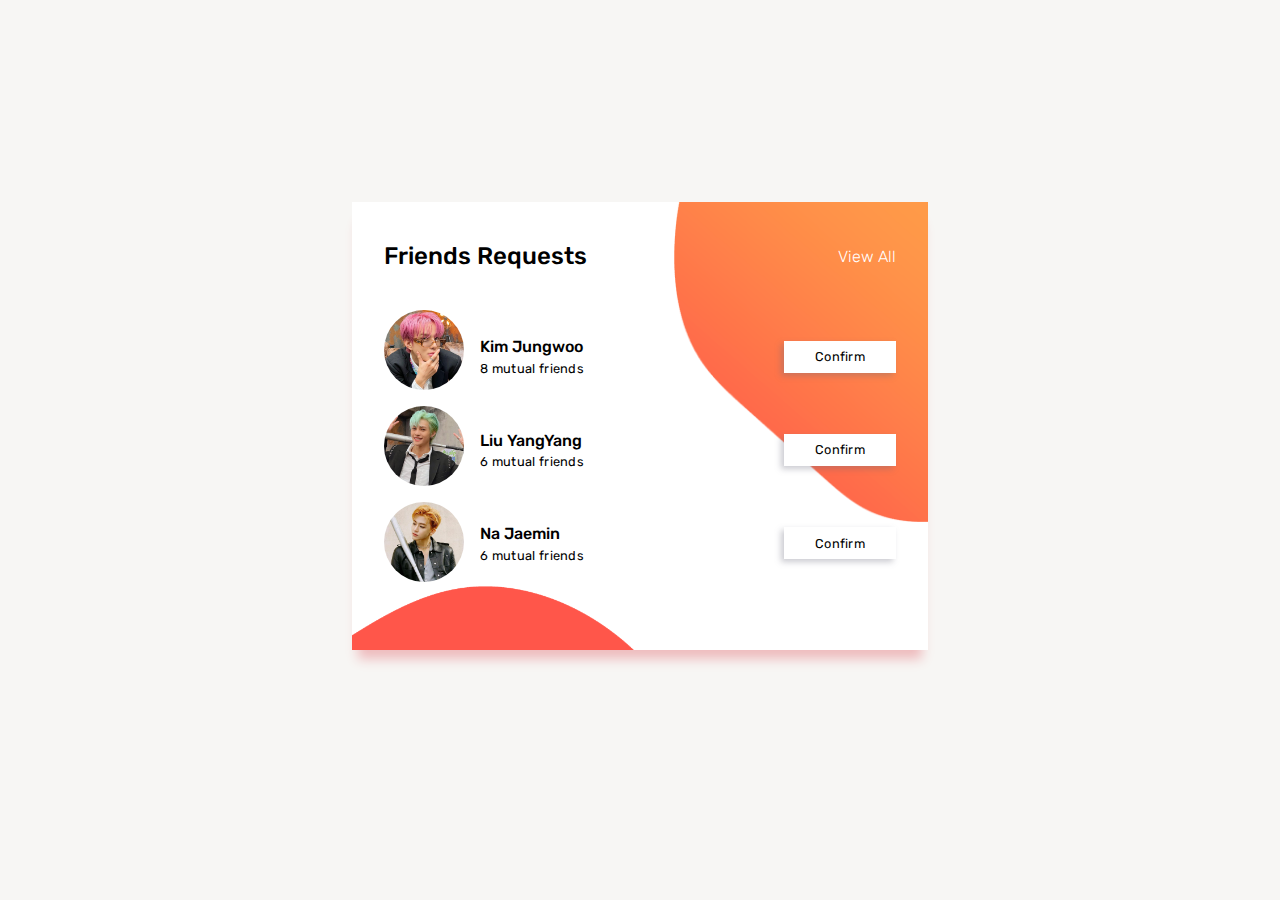
<file: 5-friend-request/index.html>
<!DOCTYPE html>
<html lang="en">
  <head>
    <link rel="preconnect" href="https://fonts.googleapis.com" />
    <link rel="preconnect" href="https://fonts.gstatic.com" crossorigin />
    <meta charset="UTF-8" />
    <meta name="viewport" content="width=device-width, initial-scale=1.0" />
    <title>iCodeThis - Challenge #05: Friend Request</title>
    <link rel="stylesheet" href="style.css" />
    <link
      href="https://fonts.googleapis.com/css2?family=Rubik:wght@300;400;500&display=swap"
      rel="stylesheet"
    />
    <link rel="icon" type="image/x-icon" href="./assets/favicon.ico" />
  </head>
  <body>
    <main>
      <img class="background-1" src="./assets/background-1.png" />
      <img class="background-2" src="./assets/background-2.png" />
      <div id="header">
        <h1>Friends Requests</h1>
        <h2>View All</h2>
      </div>

      <div id="friends-request">

    <div class="profiles-pictures">
        <img class="profile-picture" src="./assets/profile-1.jpg" alt="profile picture" />   
        <img class="profile-picture" src="./assets/profile-2.jpg" alt="profile picture" />
        <img class="profile-picture" src="./assets/profile-3.jpg" alt="profile picture" />
    </div>

    <div class="profile-info">

        <div class="profile-name">
                <h3>Kim Jungwoo</h3>
                <h4>8 mutual friends</h4>
        </div>   
        <div class="profile-name">
                <h3>Liu YangYang</h3>
                <h4>6 mutual friends</h4>
        </div>
        <div class="profile-name">
                <h3>Na Jaemin</h3>
                <h4>6 mutual friends</h4>
        </div>

    </div>

    <div class="buttons">
          <button class="confirm">Confirm</button>
          <button class="confirm">Confirm</button>
          <button class="confirm">Confirm</button>
    </div>
    
    </div>

   
    


    </main>
  </body>
</html>
</file>
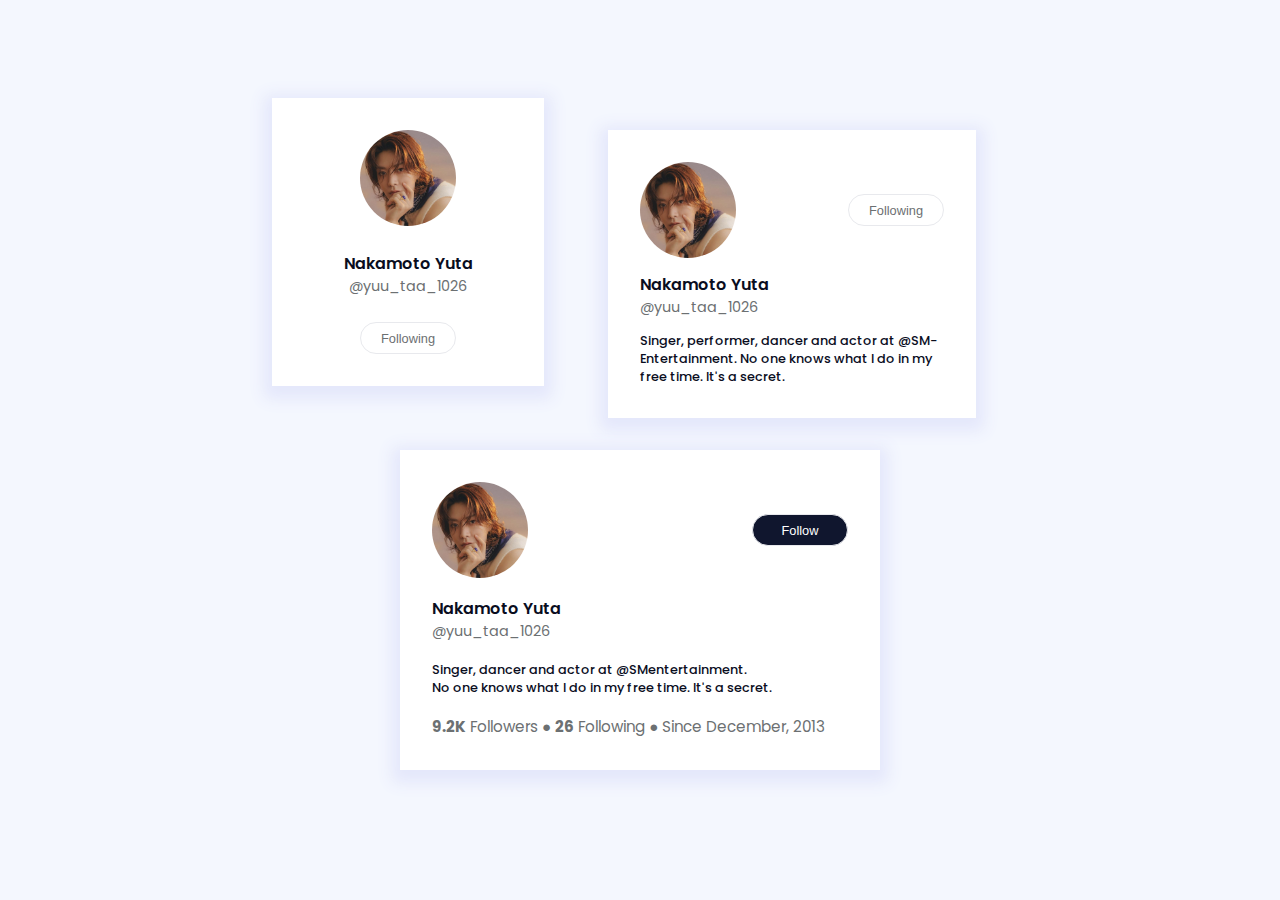
<file: 7-social-profile/index.html>
<!DOCTYPE html>
<html lang="en">
<head>
    <link rel="preconnect" href="https://fonts.gstatic.com" crossorigin>
    <link rel="preconnect" href="https://fonts.googleapis.com">
    <meta charset="UTF-8">
    <meta http-equiv="X-UA-Compatible" content="IE=edge">
    <meta name="viewport" content="width=device-width, initial-scale=1.0">
    <title>iCodeThis - Challenge #07: Social Profile</title>
    <link rel="stylesheet" href="style.css">
    <link href="https://fonts.googleapis.com/css2?family=Poppins:wght@400;500;600&display=swap" rel="stylesheet">
    <link rel="stylesheet" href="https://cdnjs.cloudflare.com/ajax/libs/animate.css/4.1.1/animate.min.css"/>
</head>
<body>
    <main>
        <div id="card1">
            <img class="profile" src="./assets/picture.jpg">
            <div class="profile-text">
                <h1>Nakamoto Yuta</h1>
                <h2>@yuu_taa_1026</h2>
            </div>
            <button class="following">Following</button>
        </div>
        <div id="card2">
            <div class="profile-header">
                <img class="profile" src="./assets/picture.jpg"> 
                <button class="following">Following</button>
            </div>
            <div class="profile-text">
                <h1>Nakamoto Yuta</h1>
                <h2>@yuu_taa_1026</h2>
            </div>
            <h3>Singer, performer, dancer and actor at @SM-Entertainment. No one knows what I do in my free time. It's a secret.</h3>
        </div>
        <div id="card3">
            <div class="profile-header">
                <img class="profile" src="./assets/picture.jpg"> 
                <button class="follow">Follow</button>
            </div>
            <div class="profile-text">
                <h1>Nakamoto Yuta</h1>
                <h2>@yuu_taa_1026</h2>
            </div>
            <h3>Singer, dancer and actor at @SMentertainment. <br> No one knows what I do in my free time. It's a secret. 
            <h4>
                <strong>9.2K</strong> Followers ●
                <strong>26</strong> Following ● Since December, 2013
            </h4> 
        </div>       
    </main>
</body>
</html>
</file>
<file: 5-friend-request/style.css>
* {
  font-size: 62, 5%;
  margin: 0;
  box-sizing: border-box;
}

body {
  height: 100vh;
  width: 100%;
  background-color: #f7f6f4;
  display: flex;
  align-items: center;
  justify-content: center;
}

main {
  width: 36rem;
  height: 28rem;
  background-color: #fff;
  position: relative;
  -webkit-box-shadow: 0px 15px 11px -6px #eebbbd;
  box-shadow: 0px 15px 11px -6px #eebbbd;
  z-index: 1;
  margin-bottom: 3rem;
}

.background-1 {
  height: 20rem;
  position: absolute;
  right: 0;
  z-index: -1;
}

.background-2 {
  width: 20rem;
  position: absolute;
  left: 0;
  bottom: 0;
}

#header {
  padding: 2.5rem 2rem;
  display: flex;
  justify-content: space-between;
  align-items: center;
}

h1 {
  font-family: "Rubik", sans-serif;
  font-weight: 500;
  font-size: 1.5rem;
}

h2 {
  font-family: "Rubik", sans-serif;
  font-weight: 300;
  font-size: 1rem;
  color: #fff;
  cursor: pointer;
}

#friends-request {
  width: 100%;
  height: 17.5rem;
  display: flex;
  justify-content: space-between;
  padding: 0rem 2rem;
}

.profiles-pictures {
  display: flex;
  flex-direction: column;
  gap: 1rem;
  cursor: pointer;
}

.profile-info {
  display: flex;
  flex-direction: column;
  justify-content: space-around;
  flex-grow: 1;
}

.profile-picture {
  width: 5rem;
  height: 5rem;
  border-radius: 5rem;
  margin-right: 1rem;
}

h3 {
  font-family: "Rubik", sans-serif;
  font-weight: 500;
  font-size: 1rem;
  margin-bottom: 0.3rem;
}

h4 {
  font-family: "Rubik", sans-serif;
  font-weight: 400;
  font-size: 0.8rem;
  letter-spacing: 0.02rem;
}

.buttons {
  display: flex;
  flex-direction: column;
  justify-content: space-around;
}

.confirm {
  width: 7rem;
  height: 2rem;
  font-family: "Rubik", sans-serif;
  font-weight: 400;
  font-size: 0.8rem;
  letter-spacing: 0.02rem;
  background-color: #fff;
  border: 0;
  -webkit-box-shadow: -3px 3px 6px 0px #69697b59;
  box-shadow: -3px 3px 6px 0px #69697b59;
  cursor: pointer;
  transition: .2s ease-in;
}

.confirm:hover {
    background-color: #ffceb7;  
}
</file>
<file: 7-social-profile/style.css>
* {
  font-size: 63, 5%;
  margin: 0;
  box-sizing: border-box;
}

body {
  width: 100vw;
  height: 100vh;
  background-color: #f4f7fe;
  display: flex;
  align-items: center;
  justify-content: center;
}

main {
  width: 50rem;
  display: flex;
  flex-wrap: wrap;
  align-items: center;
  justify-content: center;
  gap: 2rem;
}

#card1,
#card2,
#card3 {
  height: 18rem;
  padding: 2rem;
  background-color: #ffffff;
  -webkit-box-shadow: 0px 5px 15px 8px #e4e7fb;
  box-shadow: 0px 5px 15px 8px #e4e7fb;
}

#card1 {
  width: 17rem;
  display: flex;
  flex-direction: column;
  align-items: center;
  justify-content: space-between;
  position: relative;
  right: 2rem;
  bottom: 2rem;
}

#card2 {
  width: 23rem;
  display: flex;
  flex-direction: column;
  justify-content: space-between;
}

.profile-header {
  display: flex;
  align-items: center;
  justify-content: space-between;
}

#card3 {
  width: 30rem;
  height: 20rem;
  display: flex;
  flex-direction: column;
  justify-content: space-between;
}

.profile {
  width: 6rem;
  height: 6rem;
  border-radius: 5rem;
}

.profile:hover {
  animation: bounce;
  animation-duration: 2s;
}

#card1 .profile-text {
  text-align: center;
}

h1,
h2,
h3,
h4 {
  font-family: "Poppins", sans-serif;
  font-weight: normal;
  cursor: default;
}

h1 {
  color: #0a0d1e;
  font-size: 1rem;
  font-weight: 600;
  margin: 0;
}

h2 {
  color: #6c7072;
  font-size: 0.9rem;
  font-weight: 400;
}

h3 {
  color: #0a0d1e;
  font-size: 0.8rem;
  font-weight: 500;
}

h4 {
  color: #6c7072;
  font-size: 0.95rem;
  font-weight: 400;
}

h4 strong {
    font-size: 0.95rem; 
}

.following {
  height: 2rem;
  width: 6rem;
  font-size: 0.8rem;
  background-color: #ffffff;
  color: #6c7072;
  border: 0.1rem solid #e8e9ed;
  border-radius: 3rem;
  cursor: pointer;
}

.follow {
  height: 2rem;
  width: 6rem;
  font-size: 0.8rem;
  background-color: #10162e;
  color: #ffffff;
  border: 0.1rem solid #e8e9ed;
  border-radius: 3rem;
  cursor: pointer;
}

@media (max-width: 845px) {
  * {
    font-size: 85%;
  }
}

@media (max-width: 685px) {
  * {
    font-size: 75%;
  }
}

@media (max-width: 580px) {
  * {
    font-size: 75%;
  }
  main {
    width: 30rem;
  }
  #card1 {
    right: 0;
    bottom: 0;
  }
}

@media (max-width: 400px) {
  * {
    font-size: 63%;
  }
}
</file>
